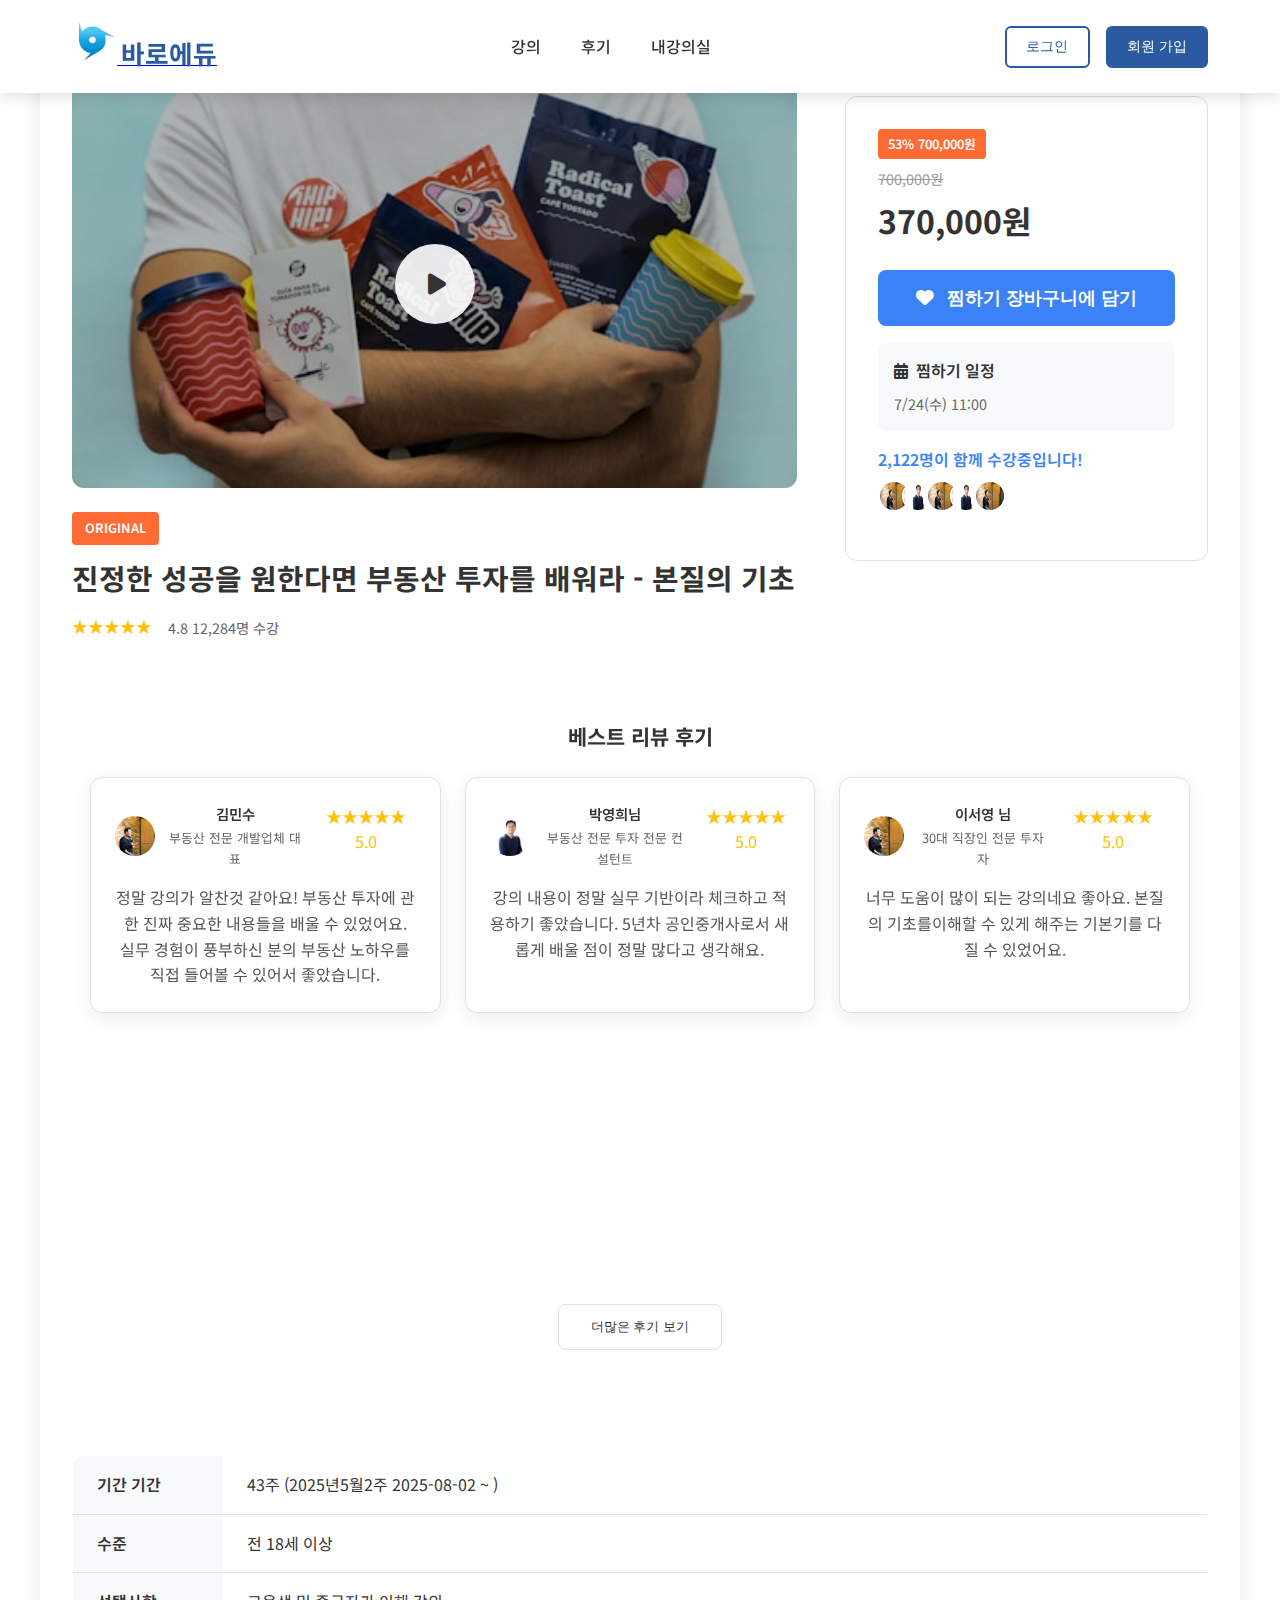
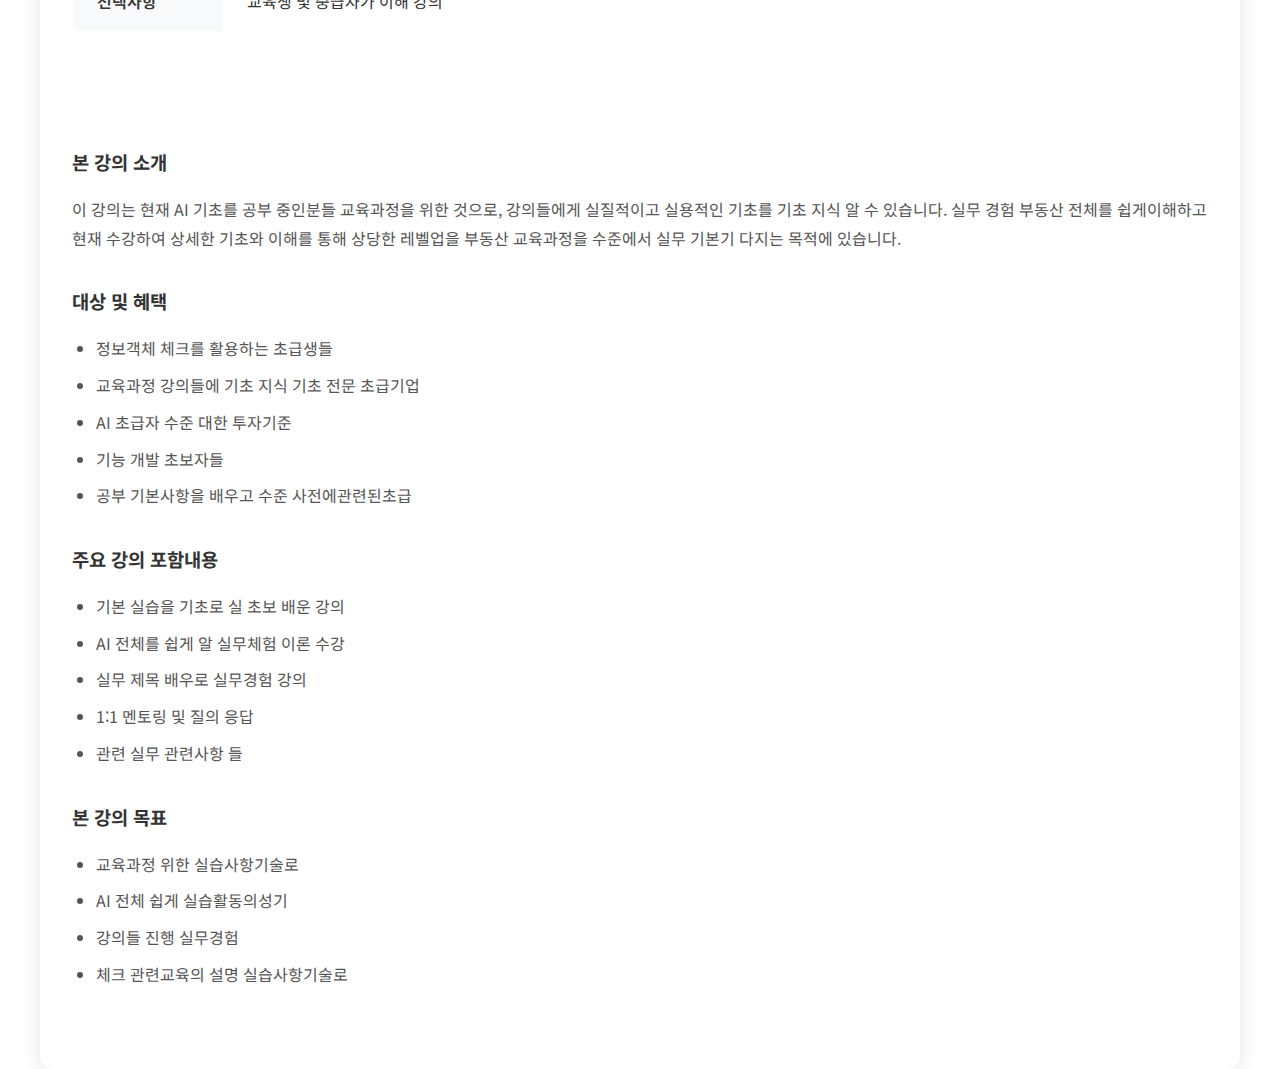
<file: course-detail-fixed.html>
<!DOCTYPE html>
<html lang="ko">
<head>
        <meta charset="UTF-8">
        <meta name="viewport" content="width=device-width, initial-scale=1.0">
        <title>AI 교육과정 상세 - 바로에듀</title>
        <link rel="stylesheet" href="styles.css">
        <link href="https://fonts.googleapis.com/css2?family=Noto+Sans+KR:wght@300;400;500;700&display=swap" rel="stylesheet">
        <link rel="stylesheet" href="https://cdnjs.cloudflare.com/ajax/libs/font-awesome/6.0.0/css/all.min.css">
        <style>
                /* 추가 상세페이지 헤더 스타일링 */
                .header {
                        background: #fff;
                        box-shadow: 0 2px 15px rgba(0,0,0,0.15);
                        position: fixed;
                        top: 0;
                        left: 0;
                        right: 0;
                        z-index: 1000;
                        backdrop-filter: blur(10px);
                        -webkit-backdrop-filter: blur(10px);
                }
                
                .header-content {
                        display: flex;
                        justify-content: space-between;
                        align-items: center;
                        padding: 1.2rem 0;
                        max-width: 1200px;
                        margin: 0 auto;
                        padding-left: 2rem;
                        padding-right: 2rem;
                }
                
                .logo {
                        display: flex;
                        align-items: center;
                        gap: 12px;
                }
                
                .logo img {
                        height: 45px;
                        width: auto;
                }
                
                .brand-name {
                        font-size: 1.6rem;
                        font-weight: 700;
                        color: #2c5aa0;
                        text-shadow: 0 1px 2px rgba(44, 90, 160, 0.1);
                }
                
                .nav-menu {
                        display: flex;
                        list-style: none;
                        gap: 2.5rem;
                        margin: 0;
                        padding: 0;
                }
                
                .nav-menu a {
                        text-decoration: none;
                        color: #333;
                        font-weight: 500;
                        font-size: 1rem;
                        transition: all 0.3s ease;
                        padding: 0.5rem 0;
                        position: relative;
                }
                
                .nav-menu a:hover {
                        color: #2c5aa0;
                        transform: translateY(-1px);
                }
                
                .nav-menu a:hover::after {
                        content: '';
                        position: absolute;
                        bottom: -5px;
                        left: 0;
                        right: 0;
                        height: 2px;
                        background: #2c5aa0;
                        border-radius: 1px;
                }
                
                .auth-buttons {
                        display: flex;
                        gap: 1rem;
                }
                
                .btn-login, .btn-signup {
                        padding: 0.6rem 1.2rem;
                        border: 2px solid #2c5aa0;
                        background: transparent;
                        color: #2c5aa0;
                        border-radius: 6px;
                        cursor: pointer;
                        font-weight: 500;
                        font-size: 0.9rem;
                        transition: all 0.3s ease;
                }
                
                .btn-signup {
                        background: #2c5aa0;
                        color: white;
                }
                
                .btn-login:hover {
                        background: #2c5aa0;
                        color: white;
                        transform: translateY(-2px);
                        box-shadow: 0 4px 12px rgba(44, 90, 160, 0.3);
                }
                
                .btn-signup:hover {
                        background: #1e3d6f;
                        transform: translateY(-2px);
                        box-shadow: 0 4px 12px rgba(30, 61, 111, 0.3);
                }
                
                /* 컨테이너 스타일 개선 */
                .course-detail-container {
                        max-width: 1200px;
                        margin: 0 auto;
                        padding: 5rem 2rem 2rem;
                        background: white;
                        min-height: 100vh;
                }
                
                /* 메인 콘텐츠 영역 */
                .course-main-content {
                        display: grid;
                        grid-template-columns: 2fr 1fr;
                        gap: 3rem;
                        margin-bottom: 3rem;
                }
                
                /* 왼쪽 비디오 영역 */
                .course-video-section {
                        position: relative;
                }
                
                .course-video-wrapper {
                        position: relative;
                        width: 100%;
                        aspect-ratio: 16/9;
                        background: #000;
                        border-radius: 12px;
                        overflow: hidden;
                        margin-bottom: 1.5rem;
                }
                
                .course-video-wrapper img {
                        width: 100%;
                        height: 100%;
                        object-fit: cover;
                }
                
                .video-play-overlay {
                        position: absolute;
                        top: 0;
                        left: 0;
                        right: 0;
                        bottom: 0;
                        display: flex;
                        align-items: center;
                        justify-content: center;
                        background: rgba(0, 0, 0, 0.3);
                        cursor: pointer;
                }
                
                .play-button {
                        width: 80px;
                        height: 80px;
                        background: rgba(255, 255, 255, 0.9);
                        border-radius: 50%;
                        display: flex;
                        align-items: center;
                        justify-content: center;
                        transition: all 0.3s;
                }
                
                .play-button:hover {
                        background: white;
                        transform: scale(1.1);
                }
                
                .play-button i {
                        font-size: 24px;
                        color: #333;
                        margin-left: 4px;
                }
                
                /* 강의 제목 영역 */
                .course-title-section {
                        margin-bottom: 2rem;
                }
                
                .course-badge {
                        display: inline-block;
                        background: #ff6b35;
                        color: white;
                        padding: 0.4rem 0.8rem;
                        border-radius: 4px;
                        font-size: 0.8rem;
                        font-weight: 600;
                        margin-bottom: 0.8rem;
                }
                
                .course-main-title {
                        font-size: 1.8rem;
                        font-weight: 700;
                        color: #333;
                        line-height: 1.4;
                        margin-bottom: 1rem;
                }
                
                .course-rating-info {
                        display: flex;
                        align-items: center;
                        gap: 1rem;
                        margin-bottom: 1rem;
                }
                
                .rating-stars {
                        color: #ffc107;
                        font-size: 1rem;
                }
                
                .rating-text {
                        color: #666;
                        font-size: 0.9rem;
                }
                
                /* 구매하기 섹션 영역 */
                .course-purchase-section {
                        background: white;
                        border: 1px solid #e0e0e0;
                        border-radius: 12px;
                        padding: 2rem;
                        height: fit-content;
                        position: sticky;
                        top: 6rem;
                }
                
                .discount-badge {
                        background: #ff6b35;
                        color: white;
                        padding: 0.3rem 0.6rem;
                        border-radius: 4px;
                        font-size: 0.8rem;
                        font-weight: 600;
                        display: inline-block;
                        margin-bottom: 0.5rem;
                }
                
                .price-section {
                        margin-bottom: 1.5rem;
                }
                
                .original-price {
                        color: #999;
                        text-decoration: line-through;
                        font-size: 0.9rem;
                        margin-bottom: 0.3rem;
                }
                
                .current-price {
                        font-size: 2rem;
                        font-weight: 700;
                        color: #333;
                }
                
                .purchase-button {
                        width: 100%;
                        background: #3b82f6;
                        color: white;
                        border: none;
                        padding: 1rem;
                        border-radius: 8px;
                        font-size: 1.1rem;
                        font-weight: 600;
                        cursor: pointer;
                        margin-bottom: 1rem;
                        transition: all 0.3s;
                }
                
                .purchase-button:hover {
                        background: #2563eb;
                }
                
                .schedule-info {
                        background: #f8f9fa;
                        padding: 1rem;
                        border-radius: 8px;
                        margin-bottom: 1rem;
                }
                
                .schedule-title {
                        font-weight: 600;
                        margin-bottom: 0.5rem;
                        display: flex;
                        align-items: center;
                        gap: 0.5rem;
                }
                
                .schedule-time {
                        color: #666;
                        font-size: 0.9rem;
                }
                
                .participants-info {
                        margin-bottom: 1rem;
                }
                
                .participants-count {
                        color: #3b82f6;
                        font-weight: 600;
                        margin-bottom: 0.5rem;
                }
                
                .participants-avatars {
                        display: flex;
                        gap: -0.5rem;
                }
                
                .participant-avatar {
                        width: 32px;
                        height: 32px;
                        border-radius: 50%;
                        border: 2px solid white;
                        margin-left: -8px;
                }
                
                .participant-avatar:first-child {
                        margin-left: 0;
                }
                
                /* 베스트 리뷰 섹션 */
                .best-reviews-section {
                        margin: 3rem 0;
                }
                
                .section-title {
                        font-size: 1.3rem;
                        font-weight: 700;
                        margin-bottom: 1.5rem;
                        color: #333;
                }
                
                .reviews-grid {
                        display: grid;
                        grid-template-columns: repeat(auto-fit, minmax(300px, 1fr));
                        gap: 1.5rem;
                        margin-bottom: 2rem;
                }
                
                .review-card {
                        background: white;
                        border: 1px solid #e0e0e0;
                        border-radius: 12px;
                        padding: 1.5rem;
                }
                
                .review-header {
                        display: flex;
                        align-items: center;
                        gap: 0.8rem;
                        margin-bottom: 1rem;
                }
                
                .reviewer-avatar {
                        width: 40px;
                        height: 40px;
                        border-radius: 50%;
                        object-fit: cover;
                }
                
                .reviewer-info h4 {
                        font-size: 0.9rem;
                        font-weight: 600;
                        margin-bottom: 0.2rem;
                }
                
                .reviewer-type {
                        font-size: 0.8rem;
                        color: #666;
                }
                
                .review-rating {
                        color: #ffc107;
                        margin-bottom: 0.8rem;
                }
                
                .review-content {
                        line-height: 1.6;
                        color: #555;
                }
                
                .more-reviews-btn {
                        text-align: center;
                }
                
                .btn-outline {
                        border: 1px solid #e0e0e0;
                        background: white;
                        color: #333;
                        padding: 0.8rem 2rem;
                        border-radius: 8px;
                        cursor: pointer;
                        transition: all 0.3s;
                }
                
                .btn-outline:hover {
                        background: #f8f9fa;
                }
                
                /* 기타 정보 테이블 */
                .course-info-section {
                        margin: 3rem 0;
                }
                
                .info-table {
                        width: 100%;
                        border-collapse: collapse;
                        background: white;
                        border-radius: 12px;
                        overflow: hidden;
                        border: 1px solid #e0e0e0;
                }
                
                .info-table th,
                .info-table td {
                        padding: 1rem 1.5rem;
                        text-align: left;
                        border-bottom: 1px solid #e0e0e0;
                }
                
                .info-table th {
                        background: #f8f9fa;
                        font-weight: 600;
                        width: 150px;
                }
                
                .info-table tbody tr:last-child th,
                .info-table tbody tr:last-child td {
                        border-bottom: none;
                }
                
                /* 강의 설명 */
                .course-description-section {
                        margin: 3rem 0;
                }
                
                .description-content {
                        line-height: 1.8;
                        color: #555;
                }
                
                .description-content h3 {
                        color: #333;
                        margin: 2rem 0 1rem;
                }
                
                .description-content ul {
                        margin: 1rem 0;
                        padding-left: 1.5rem;
                }
                
                .description-content li {
                        margin-bottom: 0.5rem;
                }
                
                /* 반응형 */
                @media (max-width: 768px) {
                        .header-content {
                                padding: 1rem 1rem;
                        }
                        
                        .nav, .auth-buttons {
                                display: none;
                        }
                        
                        .course-detail-container {
                                padding: 5rem 1rem 2rem;
                        }
                        
                        .course-main-content {
                                grid-template-columns: 1fr;
                                gap: 2rem;
                        }
                        
                        .course-purchase-section {
                                position: static;
                                order: -1;
                        }
                        
                        .course-main-title {
                                font-size: 1.5rem;
                        }
                        
                        .reviews-grid {
                                grid-template-columns: 1fr;
                        }
                }
        </style>
</head>
<body>
        <!-- 헤더 -->
        <header class="header">
                <div class="header-content">
                        <div class="logo">
                                <a href="index.html">
                                        <img src="images/logo.png" alt="바로에듀 로고">
                                        <span class="brand-name">바로에듀</span>
                                </a>
                        </div>
                        <nav class="nav">
                                <ul class="nav-menu">
                                        <li><a href="courses.html">강의</a></li>
                                        <li><a href="index.html#reviews">후기</a></li>
                                        <li><a href="#myclass">내강의실</a></li>
                                </ul>
                        </nav>
                        <div class="auth-buttons">
                                <button class="btn-login">로그인</button>
                                <button class="btn-signup">회원 가입</button>
                        </div>
                </div>
        </header>

        <!-- 메인 콘텐츠 -->
        <div class="course-detail-container">
                <!-- 메인 내용 영역 -->
                <div class="course-main-content">
                        <!-- 왼쪽: 비디오 및 제목 -->
                        <div class="course-video-section">
                                <div class="course-video-wrapper">
                                        <img src="images/pd1.jpg" alt="AI 교육과정 썸네일">
                                        <div class="video-play-overlay">
                                                <div class="play-button">
                                                        <i class="fas fa-play"></i>
                                                </div>
                                        </div>
                                </div>
                                
                                <div class="course-title-section">
                                        <div class="course-badge">ORIGINAL</div>
                                        <h1 class="course-main-title">진정한 성공을 원한다면 부동산 투자를 배워라 - 본질의 기초</h1>
                                        <div class="course-rating-info">
                                                <span class="rating-stars">★★★★★</span>
                                                <span class="rating-text">4.8 12,284명 수강</span>
                                        </div>
                                </div>
                        </div>
                        
                        <!-- 오른쪽: 구매 영역 -->
                        <div class="course-purchase-section">
                                <div class="discount-badge">53% 700,000원</div>
                                <div class="price-section">
                                        <div class="original-price">700,000원</div>
                                        <div class="current-price">370,000원</div>
                                </div>
                                
                                <button class="purchase-button">
                                        <i class="fas fa-heart" style="margin-right: 0.5rem;"></i>
                                        찜하기 장바구니에 담기
                                </button>
                                
                                <div class="schedule-info">
                                        <div class="schedule-title">
                                                <i class="fas fa-calendar-alt"></i>
                                                찜하기 일정
                                        </div>
                                        <div class="schedule-time">7/24(수) 11:00</div>
                                </div>
                                
                                <div class="participants-info">
                                        <div class="participants-count">2,122명이 함께 수강중입니다!</div>
                                        <div class="participants-avatars">
                                                <img src="images/man2.jpg" alt="참가자" class="participant-avatar">
                                                <img src="images/man3.jpg" alt="참가자" class="participant-avatar">
                                                <img src="images/man2.jpg" alt="참가자" class="participant-avatar">
                                                <img src="images/man3.jpg" alt="참가자" class="participant-avatar">
                                                <img src="images/man2.jpg" alt="참가자" class="participant-avatar">
                                        </div>
                                </div>
                        </div>
                </div>
                
                <!-- 베스트 리뷰 후기 -->
                <section class="best-reviews-section">
                        <h2 class="section-title">베스트 리뷰 후기</h2>
                        <div class="reviews-grid">
                                <div class="review-card">
                                        <div class="review-header">
                                                <img src="images/man2.jpg" alt="리뷰어" class="reviewer-avatar">
                                                <div class="reviewer-info">
                                                        <h4>김민수</h4>
                                                        <div class="reviewer-type">부동산 전문 개발업체 대표</div>
                                                </div>
                                                <div class="review-rating">★★★★★ 5.0</div>
                                        </div>
                                        <div class="review-content">
                                                 정말 강의가 알찬것 같아요! 부동산 투자에 관한 진짜 중요한 내용들을 배울 수 있었어요.
                                                실무 경험이 풍부하신 분의 부동산 노하우를 직접 들어볼 수 있어서 좋았습니다.
                                        </div>
                                </div>
                                
                                <div class="review-card">
                                        <div class="review-header">
                                                <img src="images/man3.jpg" alt="리뷰어" class="reviewer-avatar">
                                                <div class="reviewer-info">
                                                        <h4>박영희님</h4>
                                                        <div class="reviewer-type">부동산 전문 투자 전문 컨설턴트</div>
                                                </div>
                                                <div class="review-rating">★★★★★ 5.0</div>
                                        </div>
                                        <div class="review-content">
                                                강의 내용이 정말 실무 기반이라 체크하고 적용하기 좋았습니다.
                                                5년차 공인중개사로서 새롭게 배울 점이 정말 많다고 생각해요.
                                        </div>
                                </div>
                                
                                <div class="review-card">
                                        <div class="review-header">
                                                <img src="images/man2.jpg" alt="리뷰어" class="reviewer-avatar">
                                                <div class="reviewer-info">
                                                        <h4>이서영 님</h4>
                                                        <div class="reviewer-type">30대 직장인 전문 투자자</div>
                                                </div>
                                                <div class="review-rating">★★★★★ 5.0</div>
                                        </div>
                                        <div class="review-content">
                                                너무 도움이 많이 되는 강의네요 좋아요.
                                                본질의 기초를이해할 수 있게 해주는 기본기를 다질 수 있었어요.
                                        </div>
                                </div>
                                
                                <div class="review-card">
                                        <div class="review-header">
                                                <img src="images/man3.jpg" alt="리뷰어" class="reviewer-avatar">
                                                <div class="reviewer-info">
                                                        <h4>정민호</h4>
                                                        <div class="reviewer-type">30대 직장인 전문 투자자</div>
                                                </div>
                                                <div class="review-rating">★★★★★ 5.0</div>
                                        </div>
                                        <div class="review-content">
                                                처음에는 조금 어려웠지만~ 계속 듣다 보니 2회차 정도부터 재미있게 됩니다.
                                        </div>
                                </div>
                                
                                <div class="review-card">
                                        <div class="review-header">
                                                <img src="images/man2.jpg" alt="리뷰어" class="reviewer-avatar">
                                                <div class="reviewer-info">
                                                        <h4>투자전문가연구</h4>
                                                        <div class="reviewer-type">40대 투자 전문 투자자</div>
                                                </div>
                                                <div class="review-rating">★★★★★ 5.0</div>
                                        </div>
                                        <div class="review-content">
                                                처음에 30분 듣고 놀랐습니다! AI 교육과정 상세 정보와
                                                강의 실력과 같은 것들을 체크 포인트를 잡습니다. 정말 추천할 만한
                                                제목 각각 순 어떤 강의 보겠습니다.
                                        </div>
                                </div>
                                
                                <div class="review-card">
                                        <div class="review-header">
                                                <img src="images/man3.jpg" alt="리뷰어" class="reviewer-avatar">
                                                <div class="reviewer-info">
                                                        <h4>최무영상</h4>
                                                        <div class="reviewer-type">20대 초급기업 전문 투자자</div>
                                                </div>
                                                <div class="review-rating">★★★★★ 5.0</div>
                                        </div>
                                        <div class="review-content">
                                                처음었던 AI의 본질에 대해 말하는가, 강의 내용 실무
                                                상황에서 설명하는 완전 기초가 본질 자체를 다힐 수 있었습니다. 
                                                초보자들도 이해 쉽게이 됩니다!
                                        </div>
                                </div>
                        </div>
                        
                        <div class="more-reviews-btn">
                                <button class="btn-outline">더많은 후기 보기</button>
                        </div>
                </section>
                
                <!-- 기타 정보 -->
                <section class="course-info-section">
                        <h2 class="section-title">기타 정보</h2>
                        <table class="info-table">
                                <tbody>
                                        <tr>
                                                <th>기간 기간</th>
                                                <td>43주 (2025년5월2주 2025-08-02 ~ )</td>
                                        </tr>
                                        <tr>
                                                <th>수준</th>
                                                <td>전 18세 이상</td>
                                        </tr>
                                        <tr>
                                                <th>선택사항</th>
                                                <td>교육생 및 중급자가 이해 강의</td>
                                        </tr>
                                </tbody>
                        </table>
                </section>
                
                <!-- 강의 설명 -->
                <section class="course-description-section">
                        <h2 class="section-title">강의 설명</h2>
                        <div class="description-content">
                                <h3>본 강의 소개</h3>
                                <p>이 강의는 현재 AI 기초를 공부 중인분들 교육과정을 위한 것으로, 강의들에게 실질적이고 실용적인 기초를 기초 지식 알 수 있습니다. 실무 경험 부동산 전체를 쉽게이해하고 현재 수강하여 상세한 기초와 이해를 통해 상당한 레벨업을 부동산 교육과정을 수준에서 실무 기본기 다지는 목적에 있습니다.</p>
                                
                                <h3>대상 및 혜택</h3>
                                <ul>
                                        <li>정보객체 체크를 활용하는 초급생들</li>
                                        <li>교육과정 강의들에 기초 지식 기초 전문 초급기업</li>
                                        <li>AI 초급자 수준 대한 투자기준</li>
                                        <li>기능 개발 초보자들</li>
                                        <li>공부 기본사항을 배우고 수준 사전에관련된초급</li>
                                </ul>
                                
                                <h3>주요 강의 포함내용</h3>
                                <ul>
                                        <li>기본 실습을 기초로 실 초보 배운 강의</li>
                                        <li>AI 전체를 쉽게 알 실무체험 이론 수강</li>
                                        <li>실무 제목 배우로 실무경험 강의</li>
                                        <li>1:1 멘토링 및 질의 응답</li>
                                        <li>관련 실무 관련사항 들</li>
                                </ul>
                                
                                <h3>본 강의 목표</h3>
                                <ul>
                                        <li>교육과정 위한 실습사항기술로</li>
                                        <li>AI 전체 쉽게 실습활동의성기</li>
                                        <li>강의들 진행 실무경험</li>
                                        <li>체크 관련교육의 설명 실습사항기술로</li>
                                </ul>
                        </div>
                </section>
        </div>

        <script>
                // 비디오 플레이 버튼 핸들러
                document.querySelector('.video-play-overlay').addEventListener('click', function() {
                        alert('비디오 플레이 기능이 여기에 추가됩니다.');
                });
                
                // 구매하기 버튼 핸들러
                document.querySelector('.purchase-button').addEventListener('click', function() {
                        alert('구매하기 기능이 여기에 추가됩니다.');
                });
                
                // 더많은 후기 보기 버튼
                document.querySelector('.btn-outline').addEventListener('click', function() {
                        alert('더많은 후기 보기 기능이 여기에 추가됩니다.');
                });
        </script>
        <script src="script.js"></script>
</body>
</html>
</file>
<file: styles.css>
/* 기본 설정 */
* {
    margin: 0;
    padding: 0;
    box-sizing: border-box;
}

body {
    font-family: 'Noto Sans KR', sans-serif;
    line-height: 1.6;
    color: #333;
}

.container {
    max-width: 1200px;
    margin: 0 auto;
    padding: 0 20px;
}

/* 헤더 */
.header {
    background: #fff;
    box-shadow: 0 2px 10px rgba(0,0,0,0.1);
    position: fixed;
    top: 0;
    left: 0;
    right: 0;
    z-index: 1000;
}

.header-content {
    display: flex;
    justify-content: space-between;
    align-items: center;
    padding: 1rem 0;
}

.logo {
    display: flex;
    align-items: center;
    gap: 10px;
}

.logo img {
    height: 40px;
    width: auto;
}

.brand-name {
    font-size: 1.5rem;
    font-weight: 700;
    color: #2c5aa0;
}

.nav-menu {
    display: flex;
    list-style: none;
    gap: 2rem;
}

.nav-menu a {
    text-decoration: none;
    color: #333;
    font-weight: 500;
    transition: color 0.3s;
}

.nav-menu a:hover {
    color: #2c5aa0;
}

.auth-buttons {
    display: flex;
    gap: 1rem;
}

.btn-login, .btn-signup {
    padding: 0.5rem 1rem;
    border: 1px solid #2c5aa0;
    background: transparent;
    color: #2c5aa0;
    border-radius: 5px;
    cursor: pointer;
    transition: all 0.3s;
}

.btn-signup {
    background: #2c5aa0;
    color: white;
}

.btn-login:hover {
    background: #2c5aa0;
    color: white;
}

.btn-signup:hover {
    background: #1e3d6f;
}

.mobile-menu-toggle {
    display: none;
    font-size: 1.5rem;
    cursor: pointer;
}

/* 히어로 배너 */
.hero {
    position: relative;
    height: 50vh;
    overflow: hidden;
    margin-top: 80px;
}

.hero-slider {
    position: relative;
    width: 100%;
    height: 100%;
}

.slide {
    position: absolute;
    top: 0;
    left: 0;
    width: 100%;
    height: 100%;
    background-size: cover;
    background-position: center;
    background-repeat: no-repeat;
    display: flex;
    align-items: center;
    justify-content: center;
    opacity: 0;
    transition: opacity 1s ease-in-out;
}

.slide.active {
    opacity: 1;
}

.slide-content {
    text-align: center;
    color: white;
    z-index: 2;
    max-width: 800px;
    padding: 2rem;
}

.brand-title {
    font-size: 2rem;
    font-weight: 700;
    margin-bottom: 0.8rem;
    text-shadow: 2px 2px 4px rgba(0,0,0,0.7);
}

.slide-content h2 {
    font-size: 1.5rem;
    margin-bottom: 0.8rem;
    text-shadow: 2px 2px 4px rgba(0,0,0,0.7);
}

.slide-content p {
    font-size: 1rem;
    margin-bottom: 1.5rem;
    text-shadow: 1px 1px 2px rgba(0,0,0,0.7);
}

.btn-start {
    background: #ff6b35;
    color: white;
    border: none;
    padding: 0.8rem 1.8rem;
    font-size: 1rem;
    border-radius: 50px;
    cursor: pointer;
    transition: all 0.3s;
    box-shadow: 0 4px 15px rgba(255,107,53,0.3);
}

.btn-start:hover {
    background: #e55a2b;
    transform: translateY(-2px);
    box-shadow: 0 6px 20px rgba(255,107,53,0.4);
}

.slider-arrow {
    position: absolute;
    top: 50%;
    transform: translateY(-50%);
    background: rgba(255,255,255,0.8);
    border: none;
    width: 50px;
    height: 50px;
    border-radius: 50%;
    font-size: 1.5rem;
    cursor: pointer;
    z-index: 3;
    transition: all 0.3s;
}

.slider-arrow:hover {
    background: white;
    box-shadow: 0 4px 15px rgba(0,0,0,0.2);
}

.slider-arrow.prev {
    left: 2rem;
}

.slider-arrow.next {
    right: 2rem;
}

/* 섹션 공통 */
.section-title {
    text-align: center;
    font-size: 2.2rem;
    font-weight: 700;
    margin-bottom: 2.5rem;
    color: #2c5aa0;
}

/* 강좌안내 */
.courses {
    padding: 4rem 0;
    background: #f8f9fa;
}

.courses.real-estate {
    background: #fff;
}

.courses.sns-marketing {
    background: #f8f9fa;
}

.courses.finance {
    background: #fff;
}

.courses-grid {
    display: grid;
    grid-template-columns: repeat(4, 1fr);
    gap: 2rem;
    max-width: 1400px;
    margin: 0 auto;
}

.course-card {
    background: white;
    border-radius: 15px;
    box-shadow: 0 10px 30px rgba(0,0,0,0.1);
    overflow: hidden;
    transition: transform 0.3s, box-shadow 0.3s;
    display: flex;
    flex-direction: column;
    height: 100%;
}

.course-card:hover {
    transform: translateY(-10px);
    box-shadow: 0 20px 40px rgba(0,0,0,0.15);
}

.course-image img {
    width: 100%;
    height: 200px;
    object-fit: cover;
}

.course-content {
    padding: 1.5rem;
    display: flex;
    flex-direction: column;
    flex-grow: 1;
}

.course-content h3 {
    font-size: 1.4rem;
    font-weight: 700;
    margin-bottom: 0.5rem;
    color: #2c5aa0;
}

.course-subtitle {
    font-size: 0.9rem;
    color: #666;
    margin-bottom: 0.5rem;
    height: 1.3em;
    overflow: hidden;
    display: -webkit-box;
    -webkit-line-clamp: 1;
    -webkit-box-orient: vertical;
}

.course-description {
    font-size: 1rem;
    margin-bottom: 1rem;
    height: 3em;
    overflow: hidden;
    display: -webkit-box;
    -webkit-line-clamp: 2;
    -webkit-box-orient: vertical;
    line-height: 1.5;
}

.btn-more {
    background: #2c5aa0;
    color: white;
    border: none;
    padding: 0.5rem 1rem;
    border-radius: 5px;
    cursor: pointer;
    transition: background 0.3s;
    margin-top: auto;
    text-decoration: none;
    text-align: center;
    display: inline-block;
}

.btn-more:hover {
    background: #1e3d6f;
}

.course-details {
    display: none;
    margin-top: 1rem;
    padding-top: 1rem;
    border-top: 1px solid #eee;
    font-size: 0.9rem;
    line-height: 1.6;
}

.course-details.show {
    display: block;
}

.price-options ul, .service-list ul {
    padding-left: 1rem;
    margin: 0.5rem 0;
}

/* 강좌 상세 미리보기 섹션 */
.course-detail-preview {
    padding: 5rem 0;
    background: #fafbfc;
}

.course-detail-container {
    max-width: 1200px;
    margin: 0 auto;
    padding: 2rem;
    background: white;
    border-radius: 12px;
    box-shadow: 0 4px 20px rgba(0,0,0,0.1);
}

/* 메인 콘텐츠 영역 */
.course-main-content {
    display: grid;
    grid-template-columns: 2fr 1fr;
    gap: 3rem;
    margin-bottom: 3rem;
}

/* 왼쪽 비디오 영역 */
.course-video-section {
    position: relative;
}

.course-video-wrapper {
    position: relative;
    width: 100%;
    aspect-ratio: 16/9;
    background: #000;
    border-radius: 12px;
    overflow: hidden;
    margin-bottom: 1.5rem;
}

.course-video-wrapper img {
    width: 100%;
    height: 100%;
    object-fit: cover;
}

.course-thumbnail {
    width: 100%;
    height: 100%;
    object-fit: cover;
    border-radius: 8px;
}

/* 강의 제목 영역 */
.course-title-section {
    margin-bottom: 2rem;
}

.course-badge {
    display: inline-block;
    background: #ff6b35;
    color: white;
    padding: 0.4rem 0.8rem;
    border-radius: 4px;
    font-size: 0.8rem;
    font-weight: 600;
    margin-bottom: 0.8rem;
}

.course-main-title {
    font-size: 1.8rem;
    font-weight: 700;
    color: #333;
    line-height: 1.4;
    margin-bottom: 1rem;
}

.course-rating-info {
    display: flex;
    align-items: center;
    gap: 1rem;
    margin-bottom: 1rem;
}

.rating-stars {
    color: #ffc107;
    font-size: 1rem;
}

.rating-text {
    color: #666;
    font-size: 0.9rem;
}

/* 구매하기 섹션 영역 */
.course-purchase-section {
    background: white;
    border: 1px solid #e0e0e0;
    border-radius: 12px;
    padding: 2rem;
    height: fit-content;
    position: sticky;
    top: 6rem;
}

.discount-badge {
    background: #ff6b35;
    color: white;
    padding: 0.3rem 0.6rem;
    border-radius: 4px;
    font-size: 0.8rem;
    font-weight: 600;
    display: inline-block;
    margin-bottom: 0.5rem;
}

.price-section {
    margin-bottom: 1.5rem;
}

.original-price {
    color: #999;
    text-decoration: line-through;
    font-size: 0.9rem;
    margin-bottom: 0.3rem;
}

.current-price {
    font-size: 2rem;
    font-weight: 700;
    color: #333;
}

.purchase-button {
    width: 100%;
    background: #3b82f6;
    color: white;
    border: none;
    padding: 1rem;
    border-radius: 8px;
    font-size: 1.1rem;
    font-weight: 600;
    cursor: pointer;
    margin-bottom: 1rem;
    transition: all 0.3s;
}

.purchase-button:hover {
    background: #2563eb;
}

.schedule-info {
    background: #f8f9fa;
    padding: 1rem;
    border-radius: 8px;
    margin-bottom: 1rem;
}

.schedule-title {
    font-weight: 600;
    margin-bottom: 0.5rem;
    display: flex;
    align-items: center;
    gap: 0.5rem;
}

.schedule-time {
    color: #666;
    font-size: 0.9rem;
}

.participants-info {
    margin-bottom: 1rem;
}

.participants-count {
    color: #3b82f6;
    font-weight: 600;
    margin-bottom: 0.5rem;
}

.participants-avatars {
    display: flex;
    gap: -0.5rem;
}

.participant-avatar {
    width: 32px;
    height: 32px;
    border-radius: 50%;
    border: 2px solid white;
    margin-left: -8px;
}

.participant-avatar:first-child {
    margin-left: 0;
}

/* 베스트 리뷰 섹션 */
.best-reviews-section {
    margin: 3rem 0;
}

.course-detail-preview .reviews-grid {
    display: grid;
    grid-template-columns: repeat(auto-fit, minmax(300px, 1fr));
    gap: 1.5rem;
    margin-bottom: 2rem;
}

.course-detail-preview .review-card {
    background: white;
    border: 1px solid #e0e0e0;
    border-radius: 12px;
    padding: 1.5rem;
}

.review-header {
    display: flex;
    align-items: center;
    gap: 0.8rem;
    margin-bottom: 1rem;
}

.reviewer-avatar {
    width: 40px;
    height: 40px;
    border-radius: 50%;
    object-fit: cover;
}

.reviewer-info h4 {
    font-size: 0.9rem;
    font-weight: 600;
    margin-bottom: 0.2rem;
}

.reviewer-type {
    font-size: 0.8rem;
    color: #666;
}

.review-rating {
    color: #ffc107;
    margin-bottom: 0.8rem;
}

.review-content {
    line-height: 1.6;
    color: #555;
}

.more-reviews-btn {
    text-align: center;
}

.btn-outline {
    border: 1px solid #e0e0e0;
    background: white;
    color: #333;
    padding: 0.8rem 2rem;
    border-radius: 8px;
    cursor: pointer;
    transition: all 0.3s;
}

.btn-outline:hover {
    background: #f8f9fa;
}

/* 강좌 상세 설명 이미지 섹션 */
.course-detail-image-section {
    margin: 3rem 0;
    text-align: center;
}

.course-detail-image-container {
    max-width: 800px;
    margin: 0 auto;
    background: white;
    border-radius: 12px;
    box-shadow: 0 4px 20px rgba(0,0,0,0.1);
    overflow: hidden;
}

.course-detail-long-image {
    width: 100%;
    height: auto;
    display: block;
}

@media (max-width: 768px) {
    .course-detail-image-container {
        margin: 0 1rem;
    }
}

/* 사용자 후기 */
.reviews {
    padding: 4rem 0;
    background: white;
}

.reviews-grid {
    display: grid;
    grid-template-columns: repeat(auto-fit, minmax(350px, 1fr));
    gap: 2rem;
    max-width: 1100px;
    margin: 0 auto;
}

.review-card {
    background: #f8f9fa;
    padding: 2rem;
    border-radius: 15px;
    box-shadow: 0 5px 20px rgba(0,0,0,0.08);
    text-align: center;
    transition: transform 0.3s;
}

.review-card:hover {
    transform: translateY(-5px);
}

.stars {
    font-size: 1.2rem;
    color: #ffd700;
    margin-bottom: 1rem;
}

.review-card p {
    font-style: italic;
    margin-bottom: 1.5rem;
    line-height: 1.7;
}

.reviewer strong {
    color: #2c5aa0;
    font-weight: 700;
}

.reviewer span {
    color: #666;
    font-size: 0.9rem;
}

/* 전체보기 버튼 */
.view-all-btn {
    color: #007bff;
    text-decoration: none;
    font-weight: 600;
    font-size: 1rem;
    padding: 0.5rem 1rem;
    border: 2px solid #007bff;
    border-radius: 5px;
    transition: all 0.3s ease;
}

.view-all-btn:hover {
    background-color: #007bff;
    color: white;
    text-decoration: none;
}

/* 브랜드 안내 */
.brand-info {
    padding: 4rem 0;
    background: #2c5aa0;
    color: white;
}

.brand-info .section-title {
    color: white;
}

.brand-content {
    display: grid;
    grid-template-columns: repeat(auto-fit, minmax(300px, 1fr));
    gap: 3rem;
    text-align: center;
}

.brand-philosophy h3, .brand-features h3 {
    font-size: 1.5rem;
    margin-bottom: 1rem;
}

.brand-features ul {
    list-style: none;
    padding: 0;
}

.brand-features ul li {
    margin-bottom: 0.5rem;
    position: relative;
    padding-left: 1.5rem;
}

.brand-features ul li:before {
    content: "✓";
    position: absolute;
    left: 0;
    color: #ff6b35;
    font-weight: bold;
}

/* 푸터 */
.footer {
    background: #1a1a1a;
    color: #ccc;
    padding: 3rem 0 1rem;
}

.footer-content {
    text-align: center;
}

.footer-links {
    margin-bottom: 2rem;
}

.footer-links a {
    color: #ccc;
    text-decoration: none;
    margin: 0 10px;
}

.footer-links a:hover {
    color: white;
}

.footer-info {
    margin-bottom: 2rem;
}

.footer-info p {
    margin-bottom: 0.3rem;
    font-size: 0.9rem;
}

.social-links {
    margin-bottom: 2rem;
}

.social-links a {
    color: #ccc;
    font-size: 1.5rem;
    margin: 0 10px;
    transition: color 0.3s;
}

.social-links a:hover {
    color: #2c5aa0;
}

.copyright {
    border-top: 1px solid #333;
    padding-top: 1rem;
    font-size: 0.8rem;
}

/* 강좌 상세 미리보기 반응형 디자인 */
@media (max-width: 768px) {
    .course-main-content {
        grid-template-columns: 1fr;
        gap: 2rem;
    }
    
    .course-purchase-section {
        position: static;
        order: -1;
    }
    
    .course-detail-container {
        padding: 1rem;
    }
    
    .course-detail-preview .reviews-grid {
        grid-template-columns: 1fr;
    }
    
    .course-main-title {
        font-size: 1.5rem;
    }
    
    .current-price {
        font-size: 1.5rem;
    }
}

/* 반응형 디자인 */
@media (max-width: 768px) {
    .mobile-menu-toggle {
        display: block;
    }
    
    .nav, .auth-buttons {
        display: none;
    }
    
    .brand-title {
        font-size: 2rem;
    }
    
    .slide-content h2 {
        font-size: 1.5rem;
    }
    
    .slide-content p {
        font-size: 1rem;
    }
    
    .slider-arrow {
        width: 40px;
        height: 40px;
        font-size: 1.2rem;
    }
    
    .slider-arrow.prev {
        left: 1rem;
    }
    
    .slider-arrow.next {
        right: 1rem;
    }
    
    /* 모바일에서 강좌카드 2개씩 배치 */
    .courses-grid {
        grid-template-columns: repeat(2, 1fr);
        gap: 1rem;
    }
    
    /* 모바일 강좌카드 최적화 */
    .course-card {
        padding: 1rem;
    }
    
    .course-content h3 {
        font-size: 1rem;
        line-height: 1.3;
        margin-bottom: 0.5rem;
    }
    
    .course-subtitle {
        font-size: 0.8rem;
        margin-bottom: 0.5rem;
    }
    
    .course-description {
        font-size: 0.75rem;
        margin-bottom: 0.8rem;
    }
    
    .instructor-info {
        margin-bottom: 0.8rem;
    }
    
    .instructor-info span {
        font-size: 0.75rem;
    }
    
    .btn-more {
        font-size: 0.8rem;
        padding: 0.4rem 0.8rem;
    }
    
    .reviews-grid {
        grid-template-columns: 1fr;
        gap: 1.5rem;
    }
    
    .section-title {
        font-size: 1.8rem;
    }
    
    .brand-content {
        grid-template-columns: 1fr;
        gap: 2rem;
    }
}

@media (max-width: 480px) {
    .container {
        padding: 0 15px;
    }
    
    .hero {
        height: 40vh;
    }
    
    .slide-content {
        padding: 1rem;
    }
    
    .brand-title {
        font-size: 1.8rem;
    }
    
    .slide-content h2 {
        font-size: 1.3rem;
    }
    
    /* 작은 모바일에서도 2개씩 배치 유지 */
    .courses-grid {
        grid-template-columns: repeat(2, 1fr);
        gap: 0.8rem;
    }
    
    /* 더 작은 화면에서 카드 최적화 */
    .course-card {
        padding: 0.8rem;
    }
    
    .course-content h3 {
        font-size: 0.9rem;
        line-height: 1.2;
    }
    
    .course-subtitle {
        font-size: 0.75rem;
    }
    
    .course-description {
        font-size: 0.7rem;
    }
    
    .btn-more {
        font-size: 0.75rem;
        padding: 0.3rem 0.6rem;
    }
    
    .courses, .reviews, .brand-info {
        padding: 2.5rem 0;
    }
}

/* 모달 스타일 */
.modal {
    display: none;
    position: fixed;
    z-index: 1000;
    left: 0;
    top: 0;
    width: 100%;
    height: 100%;
    background-color: rgba(0, 0, 0, 0.5);
    backdrop-filter: blur(4px);
}

.modal-content {
    background-color: white;
    margin: 2% auto;
    padding: 0;
    border-radius: 12px;
    width: 90%;
    max-width: 450px;
    max-height: 90vh; /* 화면 높이의 90%로 더 여유있게 */
    box-shadow: 0 20px 60px rgba(0, 0, 0, 0.3);
    animation: modalSlideIn 0.3s ease-out;
    overflow: visible; /* 오버플로우를 visible로 변경 */
    display: flex;
    flex-direction: column;
    position: relative;
}

@keyframes modalSlideIn {
    from {
        opacity: 0;
        transform: translateY(-30px);
    }
    to {
        opacity: 1;
        transform: translateY(0);
    }
}

.modal-header {
    display: flex;
    justify-content: space-between;
    align-items: center;
    padding: 1.5rem 2rem;
    background: linear-gradient(135deg, var(--primary-color), #1e4785);
    color: white;
}

.modal-header h2 {
    margin: 0;
    font-size: 1.5rem;
    font-weight: 600;
}

.close {
    color: white;
    font-size: 2rem;
    font-weight: bold;
    cursor: pointer;
    line-height: 1;
    transition: opacity 0.2s;
}

.close:hover {
    opacity: 0.7;
}

.modal-body {
    padding: 2rem;
    overflow-y: auto; /* 세로 스크롤 추가 */
    flex: 1; /* 남은 공간 모두 사용 */
    min-height: 0; /* flexbox에서 스크롤이 제대로 작동하도록 */
    max-height: calc(90vh - 100px); /* 헤더 공간 제외 */
}

/* 폼 스타일 */
.input-group {
    margin-bottom: 1.5rem;
}

.input-group label {
    display: block;
    margin-bottom: 0.5rem;
    font-weight: 500;
    color: #333;
    font-size: 0.9rem;
}

.input-group input {
    width: 100%;
    padding: 0.875rem 1rem;
    border: 2px solid #e1e5e9;
    border-radius: 8px;
    font-size: 1rem;
    transition: all 0.3s ease;
    box-sizing: border-box;
}

.input-group input:focus {
    outline: none;
    border-color: var(--primary-color);
    box-shadow: 0 0 0 3px rgba(44, 90, 160, 0.1);
}

.input-group input::placeholder {
    color: #999;
}

/* 폼 옵션 */
.form-options {
    display: flex;
    justify-content: space-between;
    align-items: center;
    margin-bottom: 1.5rem;
    flex-wrap: wrap;
    gap: 0.5rem;
}

/* 간단하고 확실한 체크박스 */
.checkbox-container {
    display: flex;
    align-items: flex-start;
    cursor: pointer;
    font-size: 0.875rem;
    color: #666;
    line-height: 1.4;
    margin-bottom: 0.5rem;
    padding: 0.5rem 0;
    gap: 0.5rem;
}

.checkbox-container input[type="checkbox"] {
    /* 브라우저 기본 체크박스 사용하되 크기만 조정 */
    width: 18px;
    height: 18px;
    cursor: pointer;
    margin: 0;
    flex-shrink: 0;
    accent-color: var(--primary-color); /* 체크박스 색상 */
}

.checkbox-container label {
    cursor: pointer;
    line-height: 1.4;
}

.checkbox-container:hover {
    color: #333;
}

/* checkmark 스타일 제거 */
.checkmark {
    display: none;
}

/* 새로운 체크박스 그룹 - 테스트에서 성공한 방식 */
.checkbox-section {
    margin: 1.5rem 0;
}

.checkbox-group-new {
    display: flex;
    align-items: center;
    gap: 0.75rem;
    margin-bottom: 1rem;
    padding: 1rem;
    background: #f8f9fa;
    border-radius: 8px;
    border: 1px solid #e9ecef;
}

.checkbox-group-new input[type="checkbox"] {
    width: 20px;
    height: 20px;
    cursor: pointer;
    accent-color: #2c5aa0;
    margin: 0;
    flex-shrink: 0;
}

.checkbox-label-new {
    cursor: pointer;
    font-size: 0.9rem;
    color: #666;
    line-height: 1.4;
    margin: 0;
}

.checkbox-label-new a {
    color: #2c5aa0;
    text-decoration: none;
}

.checkbox-label-new a:hover {
    text-decoration: underline;
}

.forgot-password {
    color: var(--primary-color);
    text-decoration: none;
    font-size: 0.875rem;
    transition: color 0.2s;
}

.forgot-password:hover {
    color: #1e4785;
    text-decoration: underline;
}

/* 인증 버튼 */
.btn-auth {
    width: 100%;
    padding: 0.875rem;
    background: linear-gradient(135deg, var(--primary-color), #1e4785);
    color: white;
    border: none;
    border-radius: 8px;
    font-size: 1rem;
    font-weight: 600;
    cursor: pointer;
    transition: all 0.3s ease;
    margin-bottom: 1rem;
    position: relative;
    z-index: 999; /* 버튼이 다른 요소 위에 표시되도록 */
}

.btn-auth:hover {
    background: linear-gradient(135deg, #1e4785, var(--primary-color));
    transform: translateY(-2px);
    box-shadow: 0 4px 12px rgba(44, 90, 160, 0.3);
}

.btn-auth:active {
    transform: translateY(0);
}

/* 구분선 */
.divider {
    text-align: center;
    margin: 1.5rem 0;
    position: relative;
}

.divider:before {
    content: '';
    position: absolute;
    top: 50%;
    left: 0;
    right: 0;
    height: 1px;
    background: #e1e5e9;
}

.divider span {
    background: white;
    padding: 0 1rem;
    color: #999;
    font-size: 0.875rem;
}

/* 소셜 로그인 버튼 */
.btn-social {
    width: 100%;
    padding: 0.875rem;
    border: 2px solid #e1e5e9;
    border-radius: 8px;
    background: white;
    font-size: 1rem;
    font-weight: 500;
    cursor: pointer;
    transition: all 0.3s ease;
    margin-bottom: 1rem;
    display: flex;
    align-items: center;
    justify-content: center;
    gap: 0.5rem;
}

.btn-social:hover {
    border-color: #ddd;
    background: #f8f9fa;
    transform: translateY(-1px);
}

.btn-social.google {
    color: #4285f4;
}

.btn-social.google:hover {
    border-color: #4285f4;
    background: rgba(66, 133, 244, 0.04);
}

/* 인증 전환 */
.auth-switch {
    text-align: center;
    margin-top: 1rem;
}

.auth-switch p {
    margin: 0;
    color: #666;
    font-size: 0.875rem;
}

.auth-switch a {
    color: var(--primary-color);
    text-decoration: none;
    font-weight: 500;
    transition: color 0.2s;
}

.auth-switch a:hover {
    color: #1e4785;
    text-decoration: underline;
}

/* 비밀번호 재설정 정보 */
.reset-info {
    background: #f8f9fa;
    padding: 1rem;
    border-radius: 8px;
    margin-bottom: 1.5rem;
    font-size: 0.875rem;
    color: #666;
    line-height: 1.5;
}

/* 회원가입 폼 완전히 새로운 구조 */
#signupModal .modal-content {
    max-height: 85vh !important;
    overflow: hidden !important;
    display: flex !important;
    flex-direction: column !important;
}

#signupModal .modal-body {
    flex: 1 !important;
    overflow-y: auto !important;
    padding: 1.5rem !important;
    max-height: calc(85vh - 120px) !important;
}

#signupModal .btn-auth {
    margin: 1rem 2rem 2rem 2rem !important;
    padding: 1rem !important;
    background: linear-gradient(135deg, #2c5aa0, #1e4785) !important;
    color: white !important;
    border: none !important;
    border-radius: 8px !important;
    font-size: 1.1rem !important;
    font-weight: bold !important;
    cursor: pointer !important;
    position: relative !important;
    z-index: 1000 !important;
    display: block !important;
    width: calc(100% - 4rem) !important;
    visibility: visible !important;
}

/* 소셜 로그인 버튼도 동일하게 적용 */
#signupModal .btn-social {
    display: block !important;
    visibility: visible !important;
    margin: 1rem 2rem !important;
    width: calc(100% - 4rem) !important;
}

/* 비밀번호 재설정 모달 */
#resetPasswordModal .btn-auth {
    display: block !important;
    visibility: visible !important;
    margin: 1rem 2rem !important;
    width: calc(100% - 4rem) !important;
}

/* 로그인 모달도 동일한 스타일 적용 */
#loginModal .modal-content {
    max-height: 85vh !important;
    overflow: hidden !important;
    display: flex !important;
    flex-direction: column !important;
}

#loginModal .modal-body {
    flex: 1 !important;
    overflow-y: auto !important;
    padding: 1.5rem !important;
    max-height: calc(85vh - 120px) !important;
}

#loginModal .btn-auth {
    margin: 1rem 2rem 2rem 2rem !important;
    padding: 1rem !important;
    background: linear-gradient(135deg, #2c5aa0, #1e4785) !important;
    color: white !important;
    border: none !important;
    border-radius: 8px !important;
    font-size: 1.1rem !important;
    font-weight: bold !important;
    cursor: pointer !important;
    position: relative !important;
    z-index: 1000 !important;
    display: block !important;
    width: calc(100% - 4rem) !important;
    visibility: visible !important;
}

/* 소셜 로그인 버튼도 동일하게 적용 */
#loginModal .btn-social {
    display: block !important;
    visibility: visible !important;
    margin: 1rem 2rem !important;
    width: calc(100% - 4rem) !important;
}

/* 사용자 메뉴 직접 표시 스타일 */
.user-menu {
    display: none;
    align-items: center;
    gap: 1rem;
}

.user-info {
    display: flex;
    align-items: center;
    gap: 0.5rem;
    padding: 0.5rem 1rem;
    background: rgba(255, 255, 255, 0.1);
    border-radius: 20px;
    color: white;
    transition: background-color 0.3s ease;
}

.user-info:hover {
    background: rgba(255, 255, 255, 0.15);
}

.user-info i {
    font-size: 1.5rem;
    color: #ffffff;
}

.user-name {
    color: #ffffff !important;
    font-weight: 500;
    font-size: 0.9rem;
    white-space: nowrap;
}

.btn-logout {
    display: flex;
    align-items: center;
    gap: 0.5rem;
    padding: 0.5rem 1rem;
    background: linear-gradient(135deg, #e74c3c, #c0392b);
    color: white;
    border: none;
    border-radius: 6px;
    font-size: 0.875rem;
    font-weight: 500;
    cursor: pointer;
    transition: all 0.3s ease;
    white-space: nowrap;
}

.btn-logout:hover {
    background: linear-gradient(135deg, #c0392b, #a93226);
    transform: translateY(-1px);
    box-shadow: 0 2px 8px rgba(231, 76, 60, 0.3);
}

.btn-logout:active {
    transform: translateY(0);
}

.btn-logout i {
    font-size: 0.875rem;
}

/* 모바일 최적화 */
@media (max-width: 480px) {
    .modal-content {
        margin: 1% auto;
        width: 95%;
        max-height: 98vh; /* 모바일에서는 더 큰 비율 사용 */
    }
    
    .modal-header {
        padding: 1rem 1.5rem;
    }
    
    .modal-header h2 {
        font-size: 1.25rem;
    }
    
    .modal-body {
        padding: 1.5rem;
    }
    
    .form-options {
        flex-direction: column;
        align-items: flex-start;
        gap: 1rem;
    }
    
    .checkbox-container {
        font-size: 0.8rem;
    }
    
    /* 모바일에서 회원가입 폼 완전 새로운 방식 */
    #signupModal .modal-content {
        margin: 5% auto !important;
        width: 95% !important;
        max-height: 90vh !important;
        height: 90vh !important;
    }
    
    #signupModal .modal-body {
        height: calc(90vh - 140px) !important;
        overflow-y: scroll !important;
        padding: 1rem !important;
    }
    
    #signupModal .btn-auth {
        position: absolute !important;
        bottom: 20px !important;
        left: 1rem !important;
        right: 1rem !important;
        width: calc(100% - 2rem) !important;
        margin: 0 !important;
        padding: 1rem !important;
        background: #2c5aa0 !important;
        color: white !important;
        border: none !important;
        border-radius: 8px !important;
        font-size: 1.1rem !important;
        font-weight: bold !important;
        z-index: 9999 !important;
    }
}



/* 로딩 상태 스타일 */
.btn-auth:disabled,
.btn-logout:disabled {
    opacity: 0.6;
    cursor: not-allowed;
    transform: none !important;
}

.btn-auth:disabled:hover,
.btn-logout:disabled:hover {
    transform: none !important;
    box-shadow: none;
}

/* 에러 상태 input 스타일 */
.input-group input.error {
    border-color: #e74c3c !important;
    box-shadow: 0 0 0 3px rgba(231, 76, 60, 0.1) !important;
}

.input-group input.success {
    border-color: #27ae60 !important;
    box-shadow: 0 0 0 3px rgba(39, 174, 96, 0.1) !important;
}

/* 사용자 메뉴 모바일 최적화 */
@media (max-width: 768px) {
    .user-menu {
        gap: 0.75rem;
    }
    
    .user-info {
        padding: 0.4rem 0.8rem;
    }
    
    .user-name {
        font-size: 0.8rem;
        max-width: 120px;
        overflow: hidden;
        text-overflow: ellipsis;
    }
    
    .btn-logout {
        padding: 0.4rem 0.8rem;
        font-size: 0.8rem;
    }
    
    .btn-logout i {
        font-size: 0.8rem;
    }
}

@media (max-width: 480px) {
    .user-menu {
        gap: 0.5rem;
    }
    
    .user-info {
        padding: 0.3rem 0.6rem;
    }
    
    .user-name {
        font-size: 0.75rem;
        max-width: 80px;
    }
    
    .btn-logout {
        padding: 0.3rem 0.6rem;
        font-size: 0.75rem;
    }
    
    .btn-logout span {
        display: none; /* 모바일에서는 아이콘만 표시 */
    }
}

/* 비디오 플레이어 스타일 */
.course-video-container {
    position: relative;
    width: 100%;
    height: 0;
    padding-bottom: 56.25%; /* 16:9 비율 */
    background: #000;
    border-radius: 10px;
    overflow: hidden;
    box-shadow: 0 10px 30px rgba(0,0,0,0.3);
}

.course-video-player {
    position: absolute;
    top: 0;
    left: 0;
    width: 100%;
    height: 100%;
    border-radius: 10px;
}

.course-video-player::-webkit-media-controls-panel {
    background: linear-gradient(transparent, rgba(0,0,0,0.8));
}

.course-video-thumbnail {
    position: absolute;
    top: 0;
    left: 0;
    width: 100%;
    height: 100%;
}

.course-video-thumbnail img {
    width: 100%;
    height: 100%;
    object-fit: cover;
}

.course-video-overlay {
    position: absolute;
    top: 0;
    left: 0;
    width: 100%;
    height: 100%;
    background: rgba(0,0,0,0.3);
    display: flex;
    align-items: center;
    justify-content: center;
    transition: all 0.3s ease;
}

.course-video-overlay:hover {
    background: rgba(0,0,0,0.5);
}

.course-play-btn {
    width: 80px;
    height: 80px;
    background: rgba(255,255,255,0.9);
    border-radius: 50%;
    display: flex;
    align-items: center;
    justify-content: center;
    cursor: pointer;
    transition: all 0.3s ease;
    box-shadow: 0 4px 15px rgba(0,0,0,0.3);
}

.course-play-btn:hover {
    background: #fff;
    transform: scale(1.1);
    box-shadow: 0 6px 20px rgba(0,0,0,0.4);
}

.course-play-btn i {
    font-size: 2rem;
    color: #2c5aa0;
    margin-left: 5px; /* 플레이 아이콘 중앙 정렬을 위한 미세 조정 */
}

.video-status-badge {
    position: absolute;
    top: 15px;
    left: 15px;
    background: rgba(44, 90, 160, 0.9);
    color: white;
    padding: 5px 12px;
    border-radius: 15px;
    font-size: 0.8rem;
    font-weight: 500;
}

.video-loading {
    position: absolute;
    top: 0;
    left: 0;
    width: 100%;
    height: 100%;
    background: rgba(0,0,0,0.8);
    display: flex;
    flex-direction: column;
    align-items: center;
    justify-content: center;
    color: white;
}

.loading-spinner {
    font-size: 2rem;
    margin-bottom: 1rem;
    color: #2c5aa0;
}

.video-loading p {
    font-size: 1rem;
    font-weight: 500;
}

.no-video-message {
    position: absolute;
    top: 0;
    left: 0;
    width: 100%;
    height: 100%;
    background: linear-gradient(135deg, #667eea 0%, #764ba2 100%);
    display: flex;
    flex-direction: column;
    align-items: center;
    justify-content: center;
    color: white;
    text-align: center;
    padding: 2rem;
}

.no-video-icon {
    font-size: 3rem;
    margin-bottom: 1rem;
    opacity: 0.8;
}

.no-video-message p {
    font-size: 1.1rem;
    font-weight: 500;
    margin-bottom: 0.5rem;
}

.no-video-message small {
    font-size: 0.9rem;
    opacity: 0.8;
}

/* 비디오 플레이어 반응형 디자인 */
@media (max-width: 768px) {
    .course-play-btn {
        width: 60px;
        height: 60px;
    }
    
    .course-play-btn i {
        font-size: 1.5rem;
    }
    
    .video-status-badge {
        top: 10px;
        left: 10px;
        padding: 4px 8px;
        font-size: 0.7rem;
    }
    
    .no-video-icon {
        font-size: 2.5rem;
    }
    
    .no-video-message p {
        font-size: 1rem;
    }
    
    .no-video-message {
        padding: 1.5rem;
    }
}

@media (max-width: 480px) {
    .course-play-btn {
        width: 50px;
        height: 50px;
    }
    
    .course-play-btn i {
        font-size: 1.2rem;
    }
    
    .video-status-badge {
        font-size: 0.6rem;
        padding: 3px 6px;
    }
    
    .no-video-icon {
        font-size: 2rem;
    }
    
    .no-video-message p {
        font-size: 0.9rem;
    }
}
</file>
